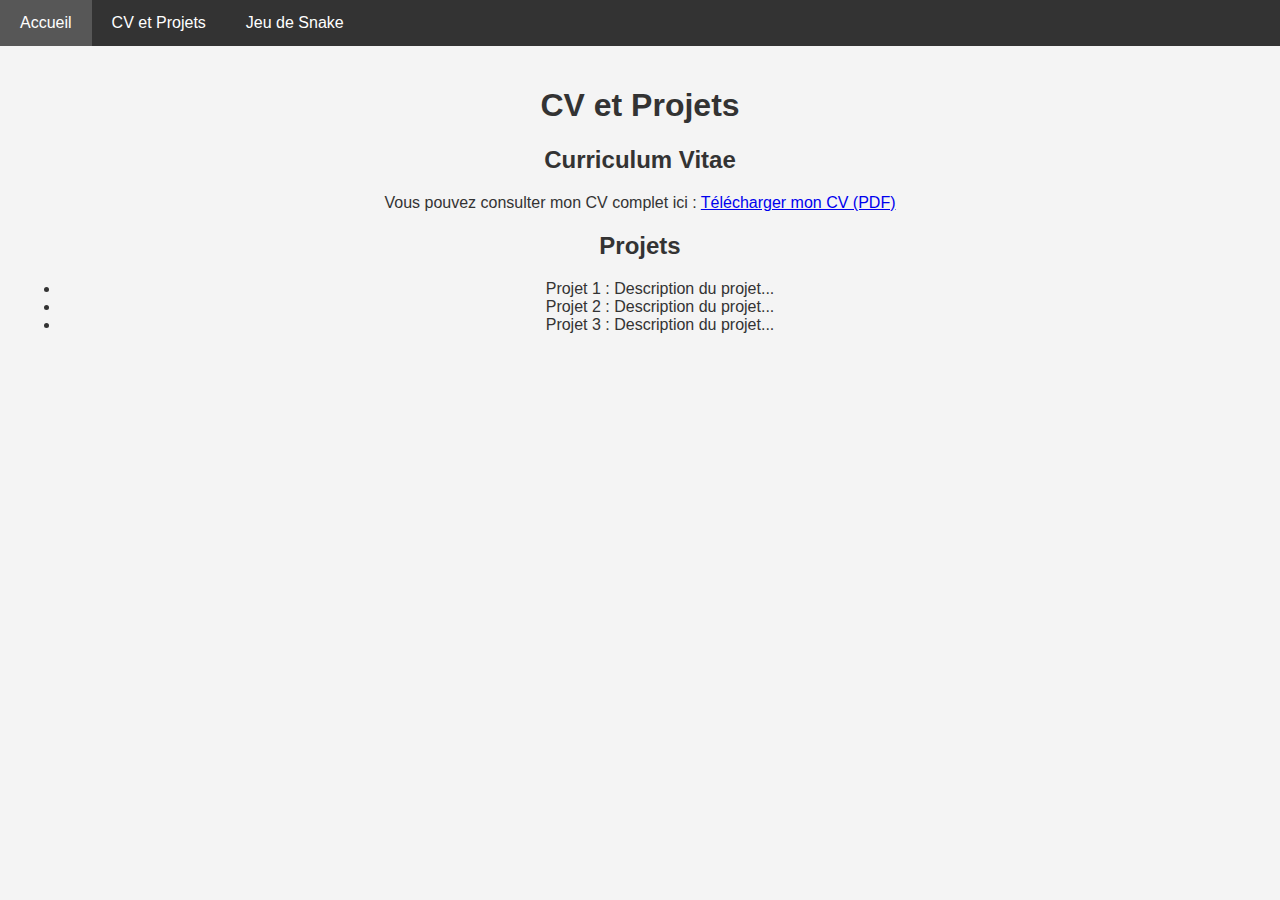
<file: cv-et-projets.html>
<!DOCTYPE html>
<html lang="fr">
<head>
    <meta charset="UTF-8">
    <meta name="viewport" content="width=device-width, initial-scale=1.0">
    <link rel="stylesheet" href="styles.css">
    <title>CV et Projets</title>
</head>
<body>
    <nav class="navbar">
        <ul>
            <li><a href="index.html">Accueil</a></li>
            <li><a href="cv-et-projets.html">CV et Projets</a></li>
            <li><a href="snake.html">Jeu de Snake</a></li>
        </ul>
    </nav>
    <div class="content">
        <h1>CV et Projets</h1>
        
        <h2>Curriculum Vitae</h2>
        <p>Vous pouvez consulter mon CV complet ici : <a href="CV_2024-10-10_Romain_Desmeulemester.pdf" target="_blank">Télécharger mon CV (PDF)</a></p>
        
        <h2>Projets</h2>
        <!-- Ajoutez ici la liste de vos projets -->
        <ul>
            <li>Projet 1 : Description du projet...</li>
            <li>Projet 2 : Description du projet...</li>
            <li>Projet 3 : Description du projet...</li>
        </ul>
    </div>
</body>
</html>
</file>
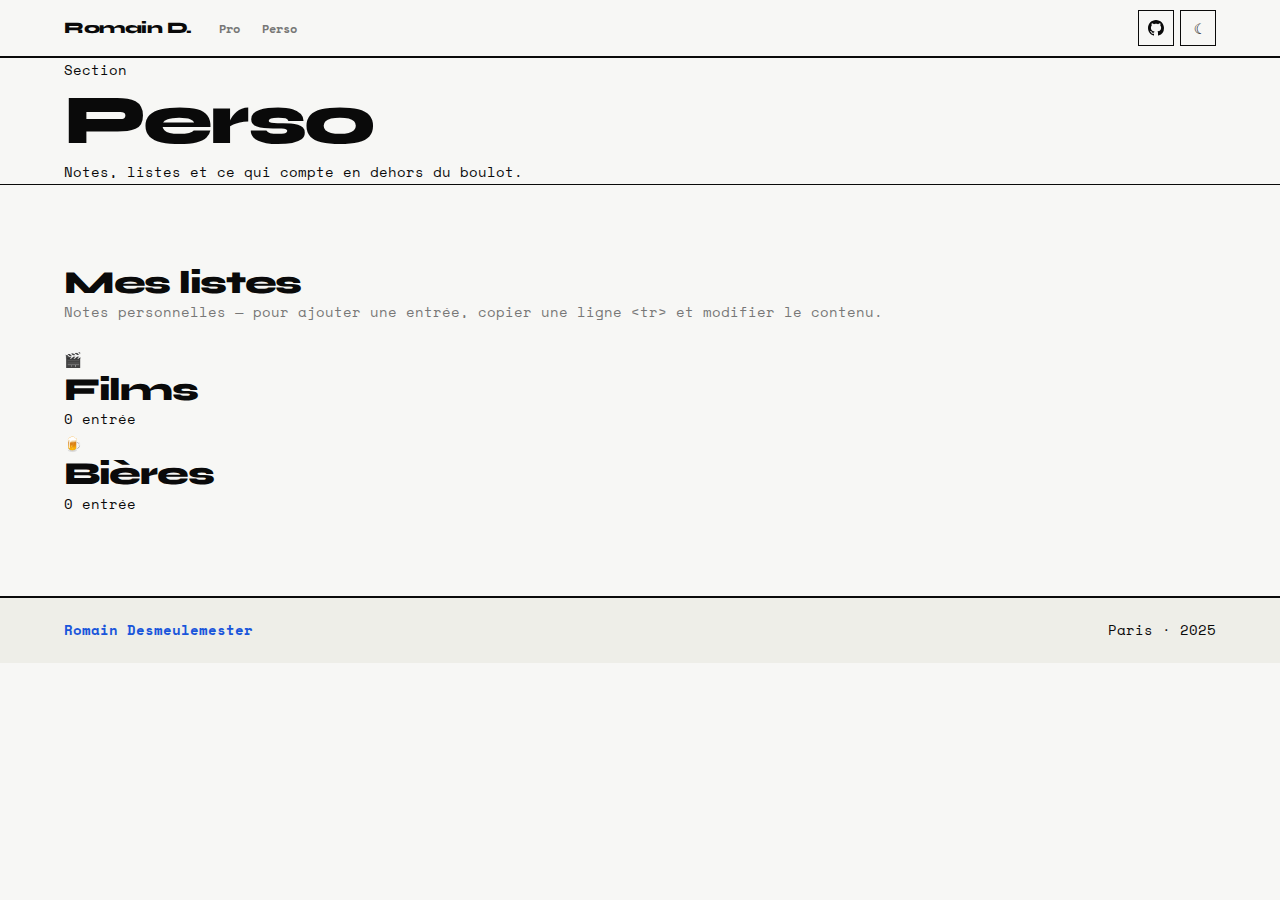
<file: perso.html>
<!DOCTYPE html>
<html lang="fr">
<head>
  <meta charset="UTF-8">
  <meta name="viewport" content="width=device-width, initial-scale=1.0">
  <title>Perso | Romain Desmeulemester</title>
  <meta name="description" content="Notes personnelles et listes de Romain Desmeulemester.">
  <meta property="og:title" content="Perso — Romain Desmeulemester">
  <meta property="og:description" content="Notes, listes et ce qui compte en dehors du boulot.">
  <meta property="og:type" content="website">
  <meta property="og:url" content="https://v0latix.github.io/perso.html">
  <link rel="icon" href="assets/favicon.svg" type="image/svg+xml">
  <link rel="preconnect" href="https://fonts.googleapis.com">
  <link rel="preconnect" href="https://fonts.gstatic.com" crossorigin>
  <link href="https://fonts.googleapis.com/css2?family=Syne:wght@400;500;600;700;800&family=Space+Mono:ital,wght@0,400;0,700;1,400&display=swap" rel="stylesheet">
  <link rel="stylesheet" href="css/styles.css">
  <script>(function(){var t=localStorage.getItem('theme')||(window.matchMedia('(prefers-color-scheme: dark)').matches?'dark':'light');if(t==='dark')document.documentElement.dataset.theme='dark';})()</script>
</head>
<body>
  <a class="skip-link" href="#main">Aller au contenu</a>

  <header class="site-header">
    <nav class="nav container" aria-label="Navigation principale">
      <a class="nav-brand" href="index.html">Romain D.</a>
      <ul class="nav-links">
        <li><a href="pro.html">Pro</a></li>
        <li><a href="perso.html" class="is-active">Perso</a></li>
      </ul>
      <div class="nav-actions">
        <a class="btn-icon" href="https://github.com/V0latix" target="_blank" rel="noreferrer" aria-label="GitHub" title="GitHub">
          <svg width="16" height="16" viewBox="0 0 16 16" fill="currentColor" aria-hidden="true"><path d="M8 0C3.58 0 0 3.58 0 8c0 3.54 2.29 6.53 5.47 7.59.4.07.55-.17.55-.38 0-.19-.01-.82-.01-1.49-2.01.37-2.53-.49-2.69-.94-.09-.23-.48-.94-.82-1.13-.28-.15-.68-.52-.01-.53.63-.01 1.08.58 1.23.82.72 1.21 1.87.87 2.33.66.07-.52.28-.87.51-1.07-1.78-.2-3.64-.89-3.64-3.95 0-.87.31-1.59.82-2.15-.08-.2-.36-1.02.08-2.12 0 0 .67-.21 2.2.82.64-.18 1.32-.27 2-.27.68 0 1.36.09 2 .27 1.53-1.04 2.2-.82 2.2-.82.44 1.1.16 1.92.08 2.12.51.56.82 1.27.82 2.15 0 3.07-1.87 3.75-3.65 3.95.29.25.54.73.54 1.48 0 1.07-.01 1.93-.01 2.2 0 .21.15.46.55.38A8.013 8.013 0 0016 8c0-4.42-3.58-8-8-8z"/></svg>
        </a>
        <button class="btn-icon theme-toggle" onclick="toggleTheme()" aria-label="Changer le thème">&#9790;</button>
      </div>
    </nav>
  </header>

  <main id="main">

    <section class="page-hero">
      <div class="container">
        <span class="eyebrow">Section</span>
        <h1>Perso</h1>
        <p class="lead">Notes, listes et ce qui compte en dehors du boulot.</p>
      </div>
    </section>

    <section class="section">
      <div class="container">
        <h2 class="section-title">Mes listes</h2>
        <p style="color: var(--muted); font-size: 0.85rem; margin-bottom: 24px;">
          Notes personnelles — pour ajouter une entrée, copier une ligne &lt;tr&gt; et modifier le contenu.
        </p>
        <div class="lists-grid">

          <!-- ===== Films ===== -->
          <article class="list-card">
            <div class="list-card-header">
              <span class="list-card-emoji">🎬</span>
              <h2>Films</h2>
              <!-- Mettre à jour le compteur manuellement -->
              <span class="list-count">0 entrée</span>
            </div>
            <table class="list-table">
              <tbody>
                <!--
                  Structure d'une entrée :
                  <tr>
                    <td class="item-name">Nom du film</td>
                    <td class="item-meta">2024</td>
                    <td class="rating">★★★★☆</td>
                  </tr>
                -->
              </tbody>
            </table>
          </article>

          <!-- ===== Bières ===== -->
          <article class="list-card">
            <div class="list-card-header">
              <span class="list-card-emoji">🍺</span>
              <h2>Bières</h2>
              <span class="list-count">0 entrée</span>
            </div>
            <table class="list-table">
              <tbody>
                <!--
                  Structure d'une entrée :
                  <tr>
                    <td class="item-name">Nom de la bière</td>
                    <td class="item-meta">Brasserie / Type</td>
                    <td class="rating">★★★★☆</td>
                  </tr>
                -->
              </tbody>
            </table>
          </article>

          <!-- Ajouter d'autres list-card ici en dupliquant le bloc ci-dessus -->

        </div>
      </div>
    </section>

  </main>

  <footer class="footer">
    <div class="container footer-inner">
      <a class="footer-brand" href="index.html">Romain Desmeulemester</a>
      <span class="footer-muted">Paris · 2025</span>
    </div>
  </footer>

  <script src="js/theme.js"></script>
</body>
</html>
</file>
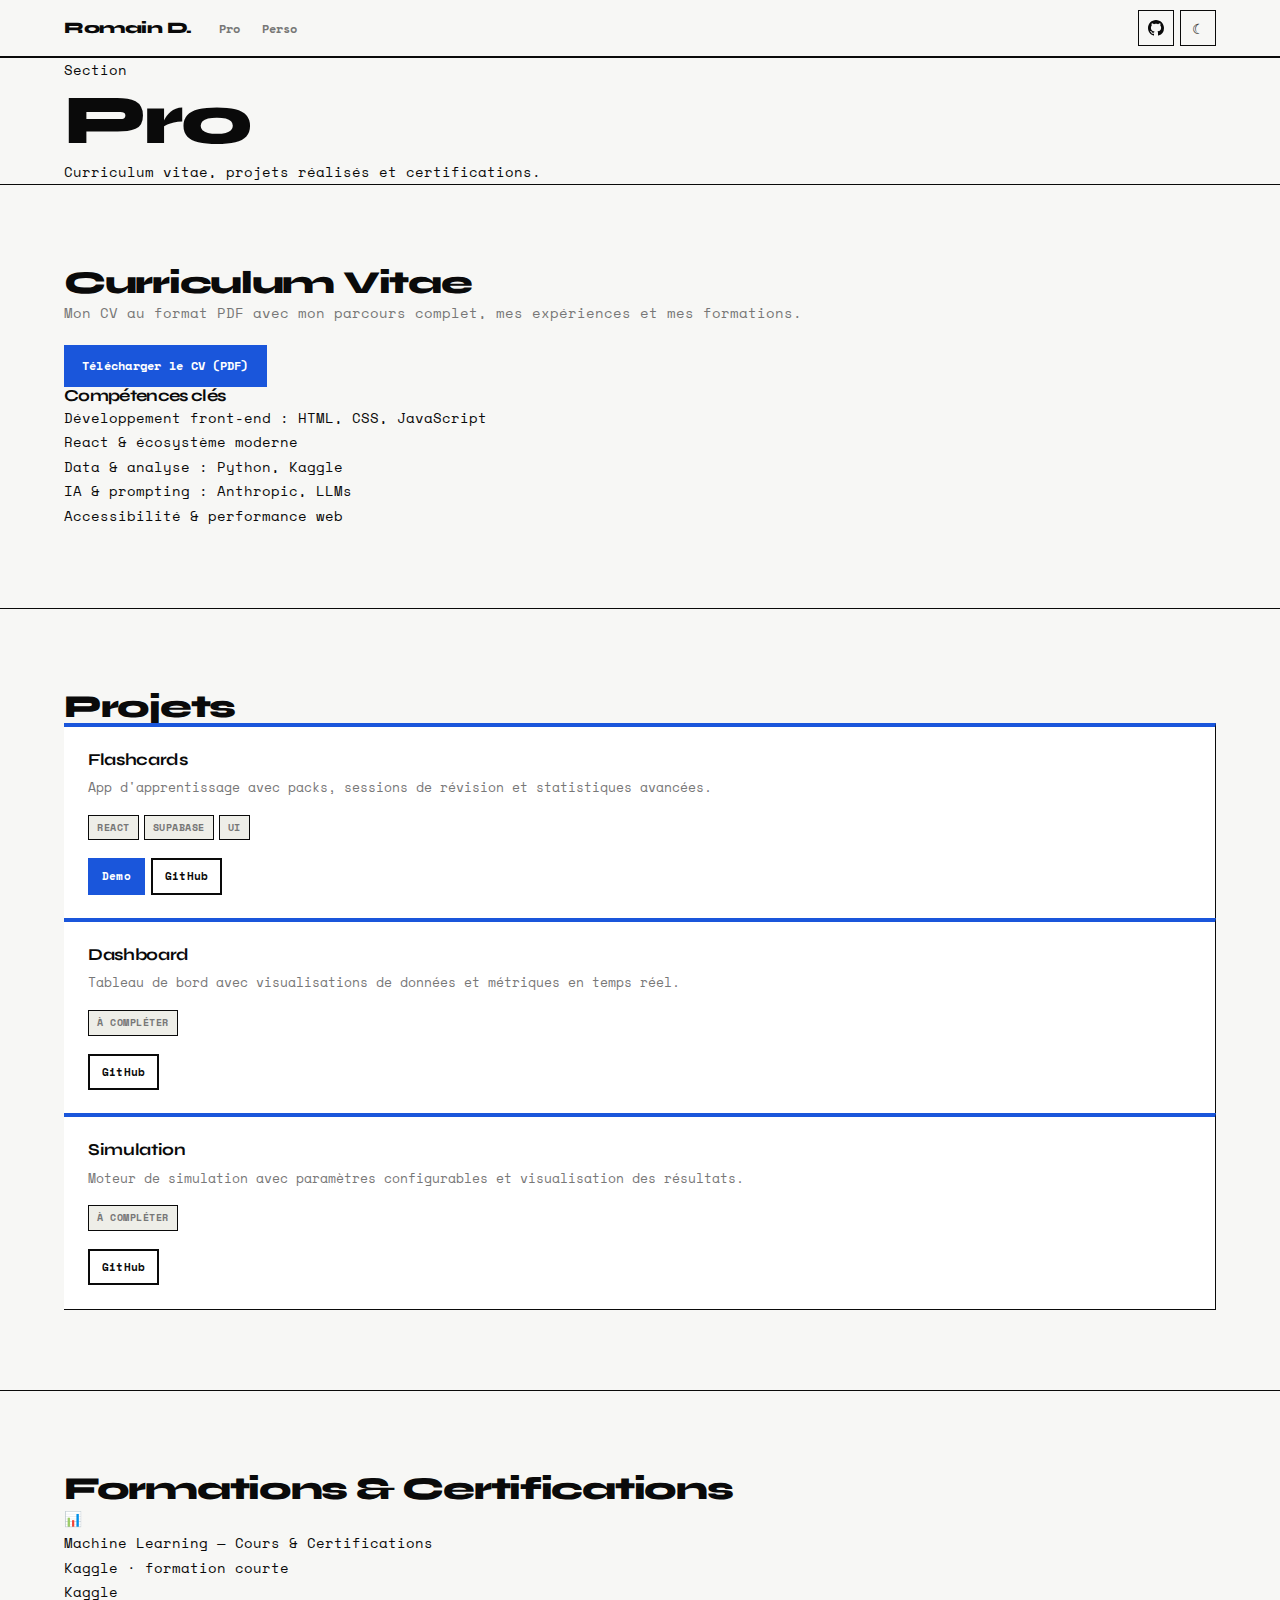
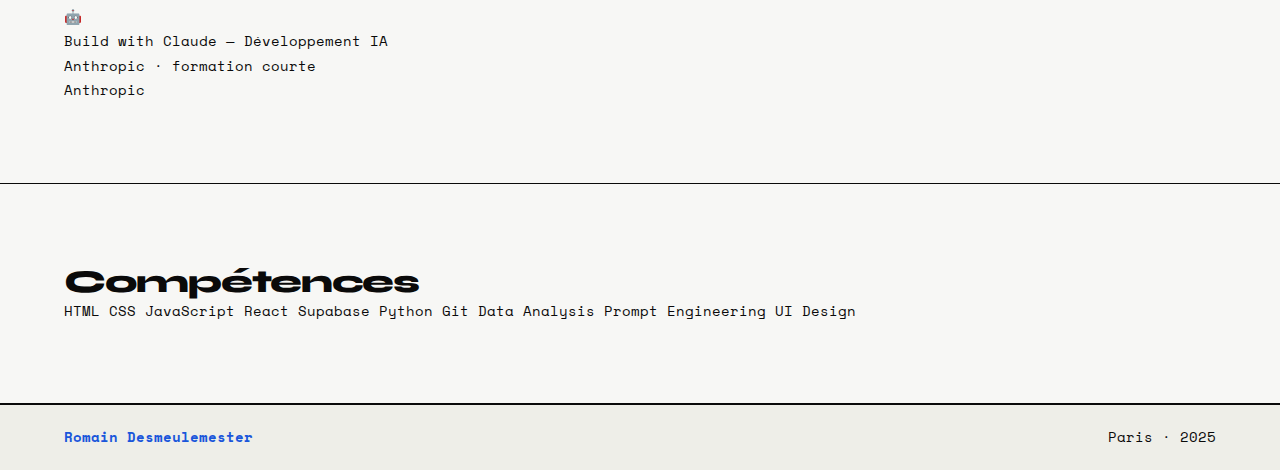
<file: pro.html>
<!DOCTYPE html>
<html lang="fr">
<head>
  <meta charset="UTF-8">
  <meta name="viewport" content="width=device-width, initial-scale=1.0">
  <title>Pro | Romain Desmeulemester</title>
  <meta name="description" content="CV, projets et compétences de Romain Desmeulemester — développeur web & data.">
  <meta property="og:title" content="Pro — Romain Desmeulemester">
  <meta property="og:description" content="Curriculum vitae, projets réalisés et certifications.">
  <meta property="og:type" content="website">
  <meta property="og:url" content="https://v0latix.github.io/pro.html">
  <link rel="icon" href="assets/favicon.svg" type="image/svg+xml">
  <link rel="preconnect" href="https://fonts.googleapis.com">
  <link rel="preconnect" href="https://fonts.gstatic.com" crossorigin>
  <link href="https://fonts.googleapis.com/css2?family=Syne:wght@400;500;600;700;800&family=Space+Mono:ital,wght@0,400;0,700;1,400&display=swap" rel="stylesheet">
  <link rel="stylesheet" href="css/styles.css">
  <script>(function(){var t=localStorage.getItem('theme')||(window.matchMedia('(prefers-color-scheme: dark)').matches?'dark':'light');if(t==='dark')document.documentElement.dataset.theme='dark';})()</script>
</head>
<body>
  <a class="skip-link" href="#main">Aller au contenu</a>

  <header class="site-header">
    <nav class="nav container" aria-label="Navigation principale">
      <a class="nav-brand" href="index.html">Romain D.</a>
      <ul class="nav-links">
        <li><a href="pro.html" class="is-active">Pro</a></li>
        <li><a href="perso.html">Perso</a></li>
      </ul>
      <div class="nav-actions">
        <a class="btn-icon" href="https://github.com/V0latix" target="_blank" rel="noreferrer" aria-label="GitHub" title="GitHub">
          <svg width="16" height="16" viewBox="0 0 16 16" fill="currentColor" aria-hidden="true"><path d="M8 0C3.58 0 0 3.58 0 8c0 3.54 2.29 6.53 5.47 7.59.4.07.55-.17.55-.38 0-.19-.01-.82-.01-1.49-2.01.37-2.53-.49-2.69-.94-.09-.23-.48-.94-.82-1.13-.28-.15-.68-.52-.01-.53.63-.01 1.08.58 1.23.82.72 1.21 1.87.87 2.33.66.07-.52.28-.87.51-1.07-1.78-.2-3.64-.89-3.64-3.95 0-.87.31-1.59.82-2.15-.08-.2-.36-1.02.08-2.12 0 0 .67-.21 2.2.82.64-.18 1.32-.27 2-.27.68 0 1.36.09 2 .27 1.53-1.04 2.2-.82 2.2-.82.44 1.1.16 1.92.08 2.12.51.56.82 1.27.82 2.15 0 3.07-1.87 3.75-3.65 3.95.29.25.54.73.54 1.48 0 1.07-.01 1.93-.01 2.2 0 .21.15.46.55.38A8.013 8.013 0 0016 8c0-4.42-3.58-8-8-8z"/></svg>
        </a>
        <button class="btn-icon theme-toggle" onclick="toggleTheme()" aria-label="Changer le thème">&#9790;</button>
      </div>
    </nav>
  </header>

  <main id="main">

    <section class="page-hero">
      <div class="container">
        <span class="eyebrow">Section</span>
        <h1>Pro</h1>
        <p class="lead">Curriculum vitae, projets réalisés et certifications.</p>
      </div>
    </section>

    <!-- CV -->
    <section class="section">
      <div class="container">
        <h2 class="section-title">Curriculum Vitae</h2>
        <div class="cv-split">
          <div>
            <p style="color: var(--muted); margin-bottom: 20px;">
              Mon CV au format PDF avec mon parcours complet, mes expériences et mes formations.
            </p>
            <a class="btn btn-primary" href="assets/CV_2024-10-10_Romain_Desmeulemester.pdf" target="_blank" rel="noreferrer">
              Télécharger le CV (PDF)
            </a>
          </div>
          <div class="card highlight-card">
            <h3>Compétences clés</h3>
            <ul class="checklist">
              <li>Développement front-end : HTML, CSS, JavaScript</li>
              <li>React & écosystème moderne</li>
              <li>Data & analyse : Python, Kaggle</li>
              <li>IA & prompting : Anthropic, LLMs</li>
              <li>Accessibilité & performance web</li>
            </ul>
          </div>
        </div>
      </div>
    </section>

    <!-- Projets -->
    <section class="section">
      <div class="container">
        <h2 class="section-title">Projets</h2>
        <div class="cards-grid">

          <div class="card project-card">
            <h3>Flashcards</h3>
            <p>App d'apprentissage avec packs, sessions de révision et statistiques avancées.</p>
            <div class="project-tags">
              <span class="tag">React</span>
              <span class="tag">Supabase</span>
              <span class="tag">UI</span>
            </div>
            <div class="project-links">
              <a class="btn btn-primary" href="https://v0latix.github.io/Flashcards/" target="_blank" rel="noreferrer">Demo</a>
              <a class="btn btn-secondary" href="https://github.com/V0latix/Flashcards" target="_blank" rel="noreferrer">GitHub</a>
            </div>
          </div>

          <div class="card project-card">
            <!-- TODO: remplacer par le vrai nom et lien du projet Dashboard -->
            <h3>Dashboard</h3>
            <p>Tableau de bord avec visualisations de données et métriques en temps réel.</p>
            <div class="project-tags">
              <span class="tag">À compléter</span>
            </div>
            <div class="project-links">
              <!-- TODO: mettre le bon lien demo -->
              <a class="btn btn-secondary" href="https://github.com/V0latix" target="_blank" rel="noreferrer">GitHub</a>
            </div>
          </div>

          <div class="card project-card">
            <!-- TODO: remplacer par le vrai nom et lien du projet Simulation -->
            <h3>Simulation</h3>
            <p>Moteur de simulation avec paramètres configurables et visualisation des résultats.</p>
            <div class="project-tags">
              <span class="tag">À compléter</span>
            </div>
            <div class="project-links">
              <!-- TODO: mettre le bon lien demo -->
              <a class="btn btn-secondary" href="https://github.com/V0latix" target="_blank" rel="noreferrer">GitHub</a>
            </div>
          </div>

        </div>
      </div>
    </section>

    <!-- Certifications -->
    <section class="section">
      <div class="container">
        <h2 class="section-title">Formations & Certifications</h2>
        <div class="certif-list">

          <div class="certif-item">
            <span class="certif-icon">📊</span>
            <div>
              <!-- TODO: mettre le nom exact de la certification Kaggle -->
              <p class="certif-name">Machine Learning — Cours & Certifications</p>
              <p class="certif-meta">Kaggle · formation courte</p>
            </div>
            <span class="certif-badge">Kaggle</span>
          </div>

          <div class="certif-item">
            <span class="certif-icon">🤖</span>
            <div>
              <!-- TODO: mettre le nom exact de la certification Anthropic -->
              <p class="certif-name">Build with Claude — Développement IA</p>
              <p class="certif-meta">Anthropic · formation courte</p>
            </div>
            <span class="certif-badge">Anthropic</span>
          </div>

        </div>
      </div>
    </section>

    <!-- Compétences -->
    <section class="section">
      <div class="container">
        <h2 class="section-title">Compétences</h2>
        <div class="skill-tags">
          <span class="skill-tag">HTML</span>
          <span class="skill-tag">CSS</span>
          <span class="skill-tag">JavaScript</span>
          <span class="skill-tag">React</span>
          <span class="skill-tag">Supabase</span>
          <span class="skill-tag">Python</span>
          <span class="skill-tag">Git</span>
          <span class="skill-tag">Data Analysis</span>
          <span class="skill-tag">Prompt Engineering</span>
          <span class="skill-tag">UI Design</span>
        </div>
      </div>
    </section>

  </main>

  <footer class="footer">
    <div class="container footer-inner">
      <a class="footer-brand" href="index.html">Romain Desmeulemester</a>
      <span class="footer-muted">Paris · 2025</span>
    </div>
  </footer>

  <script src="js/theme.js"></script>
</body>
</html>
</file>
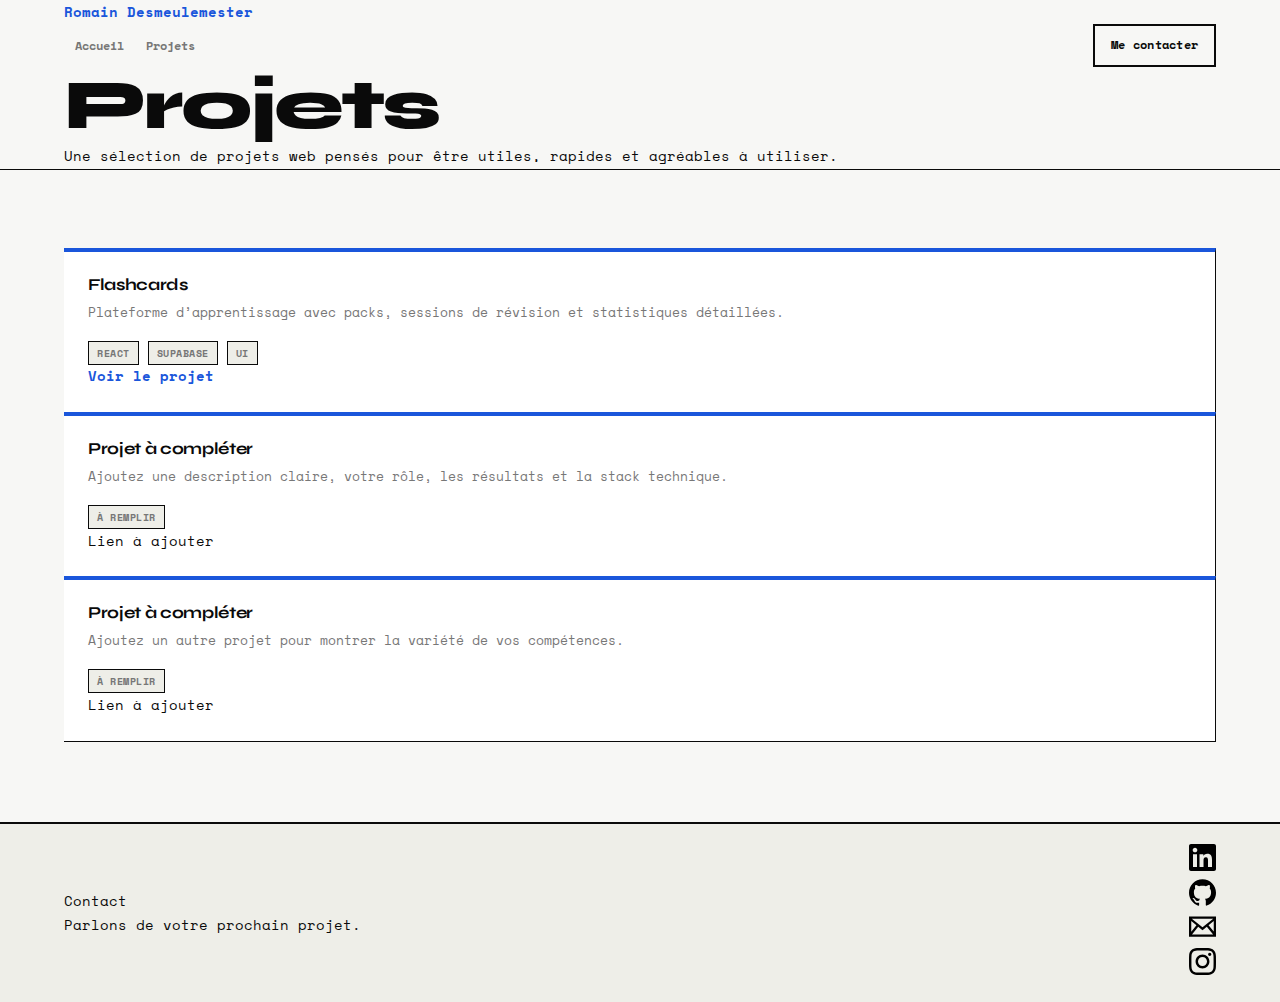
<file: projets.html>
<!DOCTYPE html>
<html lang="fr">
<head>
  <meta charset="UTF-8">
  <meta name="viewport" content="width=device-width, initial-scale=1.0">
  <meta name="description" content="Projets de Romain Desmeulemester, développeur web.">
  <link rel="preconnect" href="https://fonts.googleapis.com">
  <link rel="preconnect" href="https://fonts.gstatic.com" crossorigin>
  <link href="https://fonts.googleapis.com/css2?family=Roboto:wght@400;500;700&display=swap" rel="stylesheet">
  <link rel="stylesheet" href="css/styles.css">
  <title>Projets | Romain Desmeulemester</title>
</head>
<body>
  <nav class="navbar">
    <div class="container nav-inner">
      <a class="brand" href="index.html">Romain Desmeulemester</a>
      <div class="nav-actions">
        <ul class="nav-links">
          <li><a href="index.html">Accueil</a></li>
          <li><a href="projets.html" class="is-active">Projets</a></li>
        </ul>
        <a class="btn ghost" href="mailto:romain.desmeulemester@gmail.com">Me contacter</a>
      </div>
    </div>
  </nav>

  <header class="page-header">
    <div class="container">
      <h1>Projets</h1>
      <p>Une sélection de projets web pensés pour être utiles, rapides et agréables à utiliser.</p>
    </div>
  </header>

  <main>
    <section class="section">
      <div class="container">
        <div class="cards">
          <article class="card project-card">
            <h3>Flashcards</h3>
            <p>Plateforme d’apprentissage avec packs, sessions de révision et statistiques détaillées.</p>
            <div class="tag-row">
              <span class="tag">React</span>
              <span class="tag">Supabase</span>
              <span class="tag">UI</span>
            </div>
            <a class="text-link" href="https://v0latix.github.io/Flashcards/" target="_blank">Voir le projet</a>
          </article>
          <article class="card project-card">
            <h3>Projet à compléter</h3>
            <p>Ajoutez une description claire, votre rôle, les résultats et la stack technique.</p>
            <div class="tag-row">
              <span class="tag">À remplir</span>
            </div>
            <span class="text-muted">Lien à ajouter</span>
          </article>
          <article class="card project-card">
            <h3>Projet à compléter</h3>
            <p>Ajoutez un autre projet pour montrer la variété de vos compétences.</p>
            <div class="tag-row">
              <span class="tag">À remplir</span>
            </div>
            <span class="text-muted">Lien à ajouter</span>
          </article>
        </div>
      </div>
    </section>
  </main>

  <footer class="footer">
    <div class="container footer-inner">
      <div>
        <p class="footer-title">Contact</p>
        <p class="text-muted">Parlons de votre prochain projet.</p>
      </div>
      <div class="social-links">
        <a href="https://www.linkedin.com/in/desmeulemester-romain-0563301b9/" target="_blank" title="LinkedIn">
          <svg class="social-icon" xmlns="http://www.w3.org/2000/svg" viewBox="0 0 24 24">
            <path d="M20.447 20.452h-3.554v-5.569c0-1.328-.027-3.037-1.852-3.037-1.853 0-2.136 1.445-2.136 2.939v5.667H9.351V9h3.414v1.561h.046c.477-.9 1.637-1.85 3.37-1.85 3.601 0 4.267 2.37 4.267 5.455v6.286zM5.337 7.433c-1.144 0-2.063-.926-2.063-2.065 0-1.138.92-2.063 2.063-2.063 1.14 0 2.064.925 2.064 2.063 0 1.139-.925 2.065-2.064 2.065zm1.782 13.019H3.555V9h3.564v11.452zM22.225 0H1.771C.792 0 0 .774 0 1.729v20.542C0 23.227.792 24 1.771 24h20.451C23.2 24 24 23.227 24 22.271V1.729C24 .774 23.2 0 22.222 0h.003z" />
          </svg>
        </a>
        <a href="https://github.com/votre-profil" target="_blank" title="GitHub">
          <svg class="social-icon" xmlns="http://www.w3.org/2000/svg" viewBox="0 0 24 24">
            <path d="M12 .297c-6.63 0-12 5.373-12 12 0 5.303 3.438 9.8 8.205 11.385.6.113.82-.258.82-.577 0-.285-.01-1.04-.015-2.04-3.338.724-4.042-1.61-4.042-1.61C4.422 18.07 3.633 17.7 3.633 17.7c-1.087-.744.084-.729.084-.729 1.205.084 1.838 1.236 1.838 1.236 1.07 1.835 2.809 1.305 3.495.998.108-.776.417-1.305.76-1.605-2.665-.3-5.466-1.332-5.466-5.93 0-1.31.465-2.38 1.235-3.22-.135-.303-.54-1.523.105-3.176 0 0 1.005-.322 3.3 1.23.96-.267 1.98-.399 3-.405 1.02.006 2.04.138 3 .405 2.28-1.552 3.285-1.23 3.285-1.23.645 1.653.24 2.873.12 3.176.765.84 1.23 1.91 1.23 3.22 0 4.61-2.805 5.625-5.475 5.92.42.36.81 1.096.81 2.22 0 1.606-.015 2.896-.015 3.286 0 .315.21.69.825.57C20.565 22.092 24 17.592 24 12.297c0-6.627-5.373-12-12-12" />
          </svg>
        </a>
        <a href="mailto:romain.desmeulemester@gmail.com" title="Email">
          <svg class="social-icon" xmlns="http://www.w3.org/2000/svg" viewBox="0 0 24 24">
            <path d="M0 3v18h24v-18h-24zm6.623 7.929l-4.623 5.712v-9.458l4.623 3.746zm-4.141-5.929h19.035l-9.517 7.713-9.518-7.713zm5.694 7.188l3.824 3.099 3.83-3.104 5.612 6.817h-18.779l5.513-6.812zm9.208-1.264l4.616-3.741v9.348l-4.616-5.607z" />
          </svg>
        </a>
        <a href="https://www.instagram.com/romaindesmeu/" target="_blank" title="Instagram">
          <svg class="social-icon" xmlns="http://www.w3.org/2000/svg" viewBox="0 0 24 24">
            <path d="M12 2.163c3.204 0 3.584.012 4.85.07 3.252.148 4.771 1.691 4.919 4.919.058 1.265.069 1.645.069 4.849 0 3.205-.012 3.584-.069 4.849-.149 3.225-1.664 4.771-4.919 4.919-1.266.058-1.644.07-4.85.07-3.204 0-3.584-.012-4.849-.07-3.26-.149-4.771-1.699-4.919-4.92-.058-1.265-.07-1.644-.07-4.849 0-3.204.013-3.583.07-4.849.149-3.227 1.664-4.771 4.919-4.919 1.266-.057 1.645-.069 4.849-.069zm0-2.163c-3.259 0-3.667.014-4.947.072-4.358.2-6.78 2.618-6.98 6.98-.059 1.281-.073 1.689-.073 4.948 0 3.259.014 3.668.072 4.948.2 4.358 2.618 6.78 6.98 6.98 1.281.058 1.689.072 4.948.072 3.259 0 3.668-.014 4.948-.072 4.354-.2 6.782-2.618 6.979-6.98.059-1.28.073-1.689.073-4.948 0-3.259-.014-3.667-.072-4.947-.196-4.354-2.617-6.78-6.979-6.98-1.281-.059-1.69-.073-4.949-.073zm0 5.838c-3.403 0-6.162 2.759-6.162 6.162s2.759 6.163 6.162 6.163 6.162-2.759 6.162-6.163c0-3.403-2.759-6.162-6.162-6.162zm0 10.162c-2.209 0-4-1.79-4-4 0-2.209 1.791-4 4-4s4 1.791 4 4c0 2.21-1.791 4-4 4zm6.406-11.845c-.796 0-1.441.645-1.441 1.44s.645 1.44 1.441 1.44c.795 0 1.439-.645 1.439-1.44s-.644-1.44-1.439-1.44z" />
          </svg>
        </a>
      </div>
    </div>
  </footer>
</body>
</html>
</file>
<file: styles.css>
/* styles.css */
body {
    font-family: Arial, sans-serif;
    margin: 0;
    padding: 0;
    background-color: #f4f4f4;
    color: #333;
}

.navbar {
    background-color: #333;
    overflow: hidden;
}

.navbar ul {
    list-style-type: none;
    margin: 0;
    padding: 0;
}

.navbar li {
    float: left;
}

.navbar li a {
    display: block;
    color: white;
    text-align: center;
    padding: 14px 20px;
    text-decoration: none;
}

.navbar li a:hover {
    background-color: #575757;
}

.content {
    padding: 20px;
    text-align: center;
}

.content h1 {
    color: #333;
}

.social-banner {
    text-align: center;
    padding: 20px;
    background-color: #333;
    position: fixed;
    bottom: 0;
    width: 100%;
}

.social-banner a {
    margin: 0 10px;
    display: inline-block;
}

.social-icon {
    width: 24px;
    height: 24px;
    fill: white;
    transition: fill 0.3s;
}

.social-banner a:hover .social-icon {
    fill: #1da1f2;
}

@keyframes snakeMove {
    from { transform: translateX(0); }
    to { transform: translateX(20px); }
}

.snake {
    animation: snakeMove 0.1s linear infinite;
}

canvas {
    border: 1px solid black;
    display: block;
    margin: 0 auto;
}

#replayButton {
    margin-top: 20px;
    padding: 10px 20px;
    font-size: 16px;
    background-color: #4CAF50;
    color: white;
    border: none;
    cursor: pointer;
}

#replayButton:hover {
    background-color: #45a049;
}

#leaderboard {
    margin-top: 20px;
    text-align: left;
    display: inline-block;
}
</file>
<file: css/styles.css>
@import url("https://fonts.googleapis.com/css2?family=Syne:wght@400;700;800&family=Space+Mono:wght@400;700&display=swap");

/* ═══════════════════════════════════════
   TOKENS — MyDashboard "Ink & Grid Light"
   ═══════════════════════════════════════ */

:root {
  --font-display: "Syne", sans-serif;
  --font-body: "Space Mono", monospace;
  --font-mono: "Space Mono", monospace;

  /* Core */
  --bg: #f7f7f5;
  --fg: #0a0a0a;
  --accent: #1a56db;
  --surface: #ffffff;
  --surface-muted: #eeeee8;
  --muted: #777777;

  /* Semantic */
  --color-bg: #f7f7f5;
  --color-surface: #ffffff;
  --color-surface-muted: #eeeee8;
  --color-text: #0a0a0a;
  --color-text-secondary: #777777;
  --color-border: #0a0a0a;
  --color-primary: #1a56db;
  --color-primary-hover: #0a0a0a;
  --color-danger: #cc2222;
  --color-success: #1a7a4a;
  --header-bg: #f7f7f5;

  /* Shape */
  --radius: 0;
  --border-default: 2px solid #0a0a0a;
  --border-thin: 1px solid #0a0a0a;
  --border-thick-accent: 4px solid #1a56db;
  --shadow-card: none;

  /* Motion */
  --fast: 80ms ease;

  /* Layout */
  --container: min(72rem, calc(100% - 2rem));
}

/* ═══════════════════════════════════════
   DARK MODE
   ═══════════════════════════════════════ */

[data-theme="dark"] {
  --bg: #0d0d0b;
  --fg: #f0f0ee;
  --surface: #1a1a18;
  --surface-muted: #222220;
  --muted: #888884;

  --color-bg: #0d0d0b;
  --color-surface: #1a1a18;
  --color-surface-muted: #222220;
  --color-text: #f0f0ee;
  --color-text-secondary: #888884;
  --color-border: #333330;
  --color-primary: #4d7aef;
  --color-primary-hover: #f0f0ee;
  --header-bg: #0d0d0b;

  --border-default: 2px solid #333330;
  --border-thin: 1px solid #333330;
  --border-thick-accent: 4px solid #4d7aef;
}

/* ═══════════════════════════════════════
   RESET
   ═══════════════════════════════════════ */

*,
*::before,
*::after {
  box-sizing: border-box;
  margin: 0;
  padding: 0;
}

html {
  scroll-behavior: smooth;
}

body {
  font-family: var(--font-body);
  font-size: 0.9rem;
  line-height: 1.7;
  background: var(--color-bg);
  color: var(--color-text);
  -webkit-font-smoothing: antialiased;
  transition:
    background var(--fast),
    color var(--fast);
}

img {
  display: block;
  max-width: 100%;
}

a {
  color: var(--color-primary);
  font-weight: 700;
  text-decoration: none;
}
a:hover {
  text-decoration: underline;
}

ul {
  list-style: none;
}

/* ═══════════════════════════════════════
   TYPOGRAPHY
   ═══════════════════════════════════════ */

h1,
h2,
h3,
.section-title {
  font-family: var(--font-display);
  letter-spacing: -0.04em;
  line-height: 1.1;
  color: var(--color-text);
}

h1 {
  font-size: clamp(2.6rem, 5.5vw, 4.8rem);
  font-weight: 800;
}
h2 {
  font-size: clamp(1.5rem, 2.5vw, 2rem);
  font-weight: 800;
}
h3 {
  font-size: 1.05rem;
  font-weight: 700;
}

.kicker {
  font-family: var(--font-mono);
  font-size: 0.65rem;
  font-weight: 700;
  text-transform: uppercase;
  letter-spacing: 0.15em;
  color: var(--color-text-secondary);
}

.kicker-accent {
  color: var(--color-primary);
}

/* ═══════════════════════════════════════
   LAYOUT
   ═══════════════════════════════════════ */

.container {
  width: var(--container);
  margin: 0 auto;
}

.section {
  padding: 80px 0;
  border-top: var(--border-thin);
}

.section-header {
  display: flex;
  flex-direction: column;
  gap: 6px;
  margin-bottom: 48px;
}

.section-header h2 {
  margin-top: 4px;
}

.skip-link {
  position: absolute;
  top: -100%;
  left: 1rem;
  padding: 8px 14px;
  background: var(--color-text);
  color: var(--color-bg);
  font-family: var(--font-mono);
  font-size: 0.8rem;
  font-weight: 700;
  z-index: 200;
}
.skip-link:focus {
  top: 0.75rem;
}

/* ═══════════════════════════════════════
   HEADER / NAV
   ═══════════════════════════════════════ */

.site-header {
  position: sticky;
  top: 0;
  z-index: 50;
  background: var(--header-bg);
  border-bottom: var(--border-default);
  transition: background var(--fast);
}

.nav {
  display: flex;
  align-items: center;
  gap: 8px;
  height: 56px;
}

.nav-brand {
  font-family: var(--font-display);
  font-weight: 800;
  font-size: 1rem;
  letter-spacing: -0.03em;
  color: var(--color-text);
  text-decoration: none;
  white-space: nowrap;
  margin-right: 8px;
}
.nav-brand:hover {
  color: var(--color-primary);
  text-decoration: none;
}

.nav-links {
  display: flex;
  gap: 0;
  flex: 1;
}

.nav-links a {
  font-family: var(--font-mono);
  font-size: 0.72rem;
  font-weight: 700;
  color: var(--color-text-secondary);
  padding: 6px 10px;
  border: var(--border-thin);
  border-color: transparent;
  text-decoration: none;
  transition: all var(--fast);
}

.nav-links a:hover {
  color: var(--color-text);
  border-color: var(--color-border);
  background: var(--color-surface-muted);
}

.nav-actions {
  display: flex;
  align-items: center;
  gap: 6px;
  margin-left: auto;
}

/* ═══════════════════════════════════════
   BUTTONS
   ═══════════════════════════════════════ */

.btn {
  display: inline-flex;
  align-items: center;
  gap: 6px;
  padding: 9px 16px;
  font-family: var(--font-mono);
  font-size: 0.75rem;
  font-weight: 700;
  border: var(--border-default);
  background: transparent;
  color: var(--color-text);
  cursor: pointer;
  text-decoration: none;
  transition:
    background var(--fast),
    color var(--fast),
    border-color var(--fast);
  white-space: nowrap;
  letter-spacing: 0.02em;
}

.btn:hover {
  text-decoration: none;
}

.btn-primary {
  background: var(--color-primary);
  color: #fff;
  border-color: var(--color-primary);
}
.btn-primary:hover {
  background: var(--color-primary-hover);
  border-color: var(--color-primary-hover);
  color: var(--color-bg);
}

.btn-outline {
  background: transparent;
  color: var(--color-text);
  border-color: var(--color-border);
}
.btn-outline:hover {
  background: var(--color-surface-muted);
}

.btn-icon {
  display: inline-flex;
  align-items: center;
  justify-content: center;
  width: 36px;
  height: 36px;
  border: var(--border-thin);
  background: transparent;
  color: var(--color-text);
  cursor: pointer;
  font-family: var(--font-mono);
  font-size: 0.9rem;
  transition: all var(--fast);
  text-decoration: none;
}
.btn-icon:hover {
  border-color: var(--color-primary);
  color: var(--color-primary);
  text-decoration: none;
}

/* ═══════════════════════════════════════
   HERO
   ═══════════════════════════════════════ */

.hero {
  padding: 80px 0 64px;
  border-top: none;
}

.hero-inner {
  display: grid;
  grid-template-columns: 1fr;
  gap: 32px;
}

.hero-kicker {
  margin-bottom: 16px;
}

.hero h1 {
  margin-bottom: 0;
  line-height: 0.95;
}

.hero-sub {
  font-family: var(--font-display);
  font-size: clamp(1rem, 1.8vw, 1.25rem);
  font-weight: 400;
  letter-spacing: -0.02em;
  color: var(--color-text-secondary);
  margin-top: 12px;
}

.hero-divider {
  width: 100%;
  height: 2px;
  background: var(--color-border);
  margin: 32px 0;
}

.hero-bottom {
  display: flex;
  align-items: flex-start;
  justify-content: space-between;
  gap: 32px;
  flex-wrap: wrap;
}

.hero-pitch {
  font-size: 0.9rem;
  color: var(--color-text-secondary);
  max-width: 480px;
  line-height: 1.75;
}

.hero-pitch strong {
  color: var(--color-text);
  font-weight: 700;
}

.hero-ctas {
  display: flex;
  gap: 8px;
  flex-wrap: wrap;
  flex-shrink: 0;
  align-items: flex-start;
}

.hero-stats {
  display: flex;
  gap: 0;
  margin-top: 48px;
  border-top: var(--border-thin);
  border-left: var(--border-thin);
}

.hero-stat {
  flex: 1;
  padding: 16px 20px;
  border-right: var(--border-thin);
  border-bottom: var(--border-thin);
}

.hero-stat-value {
  font-family: var(--font-display);
  font-size: clamp(1.4rem, 2vw, 1.8rem);
  font-weight: 800;
  letter-spacing: -0.03em;
  color: var(--color-text);
  display: block;
}

.hero-stat-label {
  font-family: var(--font-mono);
  font-size: 0.62rem;
  font-weight: 700;
  text-transform: uppercase;
  letter-spacing: 0.15em;
  color: var(--color-text-secondary);
  margin-top: 2px;
  display: block;
}

/* ═══════════════════════════════════════
   EXPERIENCE
   ═══════════════════════════════════════ */

.exp-list {
  display: flex;
  flex-direction: column;
  gap: 0;
}

.exp-item {
  padding: 28px 0 28px 24px;
  border-left: var(--border-thick-accent);
  border-bottom: var(--border-thin);
  transition: padding-left var(--fast);
}

.exp-item:first-child {
  border-top: var(--border-thin);
}

.exp-item:hover {
  padding-left: 32px;
}

.exp-meta {
  display: flex;
  align-items: baseline;
  justify-content: space-between;
  gap: 16px;
  flex-wrap: wrap;
  margin-bottom: 6px;
}

.exp-company {
  font-family: var(--font-display);
  font-weight: 800;
  font-size: 1.05rem;
  letter-spacing: -0.02em;
  color: var(--color-text);
}

.exp-dates {
  font-family: var(--font-mono);
  font-size: 0.68rem;
  font-weight: 700;
  color: var(--color-text-secondary);
  white-space: nowrap;
  letter-spacing: 0.05em;
}

.exp-role {
  font-family: var(--font-mono);
  font-size: 0.75rem;
  font-weight: 700;
  color: var(--color-primary);
  margin-bottom: 12px;
  letter-spacing: 0.03em;
}

.exp-bullets {
  display: flex;
  flex-direction: column;
  gap: 4px;
  padding-left: 0;
}

.exp-bullets li {
  font-size: 0.85rem;
  color: var(--color-text-secondary);
  padding-left: 16px;
  position: relative;
}

.exp-bullets li::before {
  content: "—";
  position: absolute;
  left: 0;
  color: var(--color-primary);
  font-weight: 700;
}

.exp-tags {
  display: flex;
  flex-wrap: wrap;
  gap: 6px;
  margin-top: 14px;
}

/* ═══════════════════════════════════════
   TAGS / CHIPS
   ═══════════════════════════════════════ */

.tag {
  font-family: var(--font-mono);
  font-size: 0.65rem;
  font-weight: 700;
  letter-spacing: 0.05em;
  padding: 3px 8px;
  border: var(--border-thin);
  color: var(--color-text-secondary);
  background: var(--color-surface-muted);
  text-transform: uppercase;
}

/* ═══════════════════════════════════════
   PROJECTS
   ═══════════════════════════════════════ */

.projects-grid {
  display: grid;
  grid-template-columns: repeat(2, 1fr);
  gap: 0;
  border-left: var(--border-thin);
  border-top: var(--border-thin);
}

.project-card {
  display: flex;
  flex-direction: column;
  padding: 24px;
  border-right: var(--border-thin);
  border-bottom: var(--border-thin);
  border-top: var(--border-thick-accent);
  background: var(--color-surface);
  transition: background var(--fast);
  position: relative;
  margin-top: -2px; /* absorb thick top border */
}

.project-card:hover {
  background: var(--color-surface-muted);
}

.project-number {
  font-family: var(--font-mono);
  font-size: 0.6rem;
  font-weight: 700;
  letter-spacing: 0.15em;
  color: var(--color-text-secondary);
  margin-bottom: 12px;
}

.project-card h3 {
  font-size: 1.05rem;
  letter-spacing: -0.02em;
  margin-bottom: 8px;
}

.project-card p {
  font-size: 0.82rem;
  color: var(--color-text-secondary);
  line-height: 1.65;
  flex: 1;
  margin-bottom: 16px;
}

.project-tags {
  display: flex;
  flex-wrap: wrap;
  gap: 5px;
  margin-bottom: 18px;
}

.project-links {
  display: flex;
  gap: 6px;
  flex-wrap: wrap;
  margin-top: auto;
}

.project-links .btn {
  padding: 7px 12px;
  font-size: 0.68rem;
}

/* ═══════════════════════════════════════
   CERTIFICATIONS
   ═══════════════════════════════════════ */

.certif-groups {
  display: grid;
  grid-template-columns: 1fr 1fr;
  gap: 0;
  border-left: var(--border-thin);
  border-top: var(--border-thin);
}

.certif-group {
  border-right: var(--border-thin);
  border-bottom: var(--border-thin);
  padding: 24px 28px;
}

.certif-group-header {
  display: flex;
  align-items: baseline;
  justify-content: space-between;
  margin-bottom: 16px;
  padding-bottom: 12px;
  border-bottom: var(--border-thin);
}

.certif-group-issuer {
  font-family: var(--font-mono);
  font-size: 0.62rem;
  font-weight: 700;
  text-transform: uppercase;
  letter-spacing: 0.15em;
  color: var(--color-primary);
}

.certif-group-count {
  font-family: var(--font-mono);
  font-size: 0.6rem;
  color: var(--color-text-secondary);
}

.certif-list {
  display: flex;
  flex-direction: column;
}

.certif-row {
  display: flex;
  align-items: center;
  justify-content: space-between;
  gap: 12px;
  padding: 11px 0;
  border-bottom: var(--border-thin);
  text-decoration: none;
  transition:
    background var(--fast),
    padding-left var(--fast);
}

.certif-row:last-child {
  border-bottom: none;
}

.certif-row:hover {
  padding-left: 6px;
}

.certif-row-name {
  font-family: var(--font-display);
  font-weight: 700;
  font-size: 0.85rem;
  letter-spacing: -0.01em;
  color: var(--color-text);
  flex: 1;
}

.certif-row-action {
  font-family: var(--font-mono);
  font-size: 0.58rem;
  font-weight: 700;
  color: var(--color-primary);
  letter-spacing: 0.08em;
  text-transform: uppercase;
  flex-shrink: 0;
}

@media (max-width: 600px) {
  .certif-groups {
    grid-template-columns: 1fr;
  }
}

/* ═══════════════════════════════════════
   COMPÉTENCES
   ═══════════════════════════════════════ */

.skills-grid {
  display: grid;
  grid-template-columns: repeat(3, 1fr);
  gap: 0;
  border-left: var(--border-thin);
  border-top: var(--border-thin);
}

.skills-group {
  padding: 24px;
  border-right: var(--border-thin);
  border-bottom: var(--border-thin);
  background: var(--color-surface);
}

.skills-group-label {
  font-family: var(--font-mono);
  font-size: 0.62rem;
  font-weight: 700;
  text-transform: uppercase;
  letter-spacing: 0.15em;
  color: var(--color-primary);
  padding-bottom: 12px;
  border-bottom: var(--border-thin);
  margin-bottom: 16px;
}

.skills-list {
  display: flex;
  flex-direction: column;
  gap: 8px;
}

.skill-item {
  display: flex;
  align-items: center;
  justify-content: space-between;
  gap: 8px;
}

.skill-name {
  font-family: var(--font-mono);
  font-size: 0.8rem;
  font-weight: 700;
  color: var(--color-text);
}

.skill-level {
  display: flex;
  gap: 3px;
}

.skill-dot {
  width: 7px;
  height: 7px;
  border: 1px solid var(--color-border);
  background: transparent;
}

.skill-dot.filled {
  background: var(--color-primary);
  border-color: var(--color-primary);
}

/* ═══════════════════════════════════════
   CONTACT
   ═══════════════════════════════════════ */

.contact-section {
  background: var(--color-text);
  padding: 64px 0;
  border-top: var(--border-default);
  margin-top: 0;
}

[data-theme="dark"] .contact-section {
  background: var(--color-surface-muted);
}

.contact-inner {
  display: flex;
  align-items: center;
  justify-content: space-between;
  gap: 32px;
  flex-wrap: wrap;
}

.contact-copy h2 {
  color: #f7f7f5;
  font-size: clamp(1.4rem, 2.5vw, 2rem);
  margin-bottom: 8px;
}

[data-theme="dark"] .contact-copy h2 {
  color: var(--color-text);
}

.contact-copy p {
  color: rgba(247, 247, 245, 0.6);
  font-size: 0.82rem;
}

[data-theme="dark"] .contact-copy p {
  color: var(--color-text-secondary);
}

.contact-links {
  display: flex;
  gap: 8px;
  flex-wrap: wrap;
}

.contact-links .btn-outline {
  border-color: rgba(247, 247, 245, 0.35);
  color: #f7f7f5;
}
.contact-links .btn-outline:hover {
  border-color: #f7f7f5;
  background: rgba(247, 247, 245, 0.08);
}

[data-theme="dark"] .contact-links .btn-outline {
  border-color: var(--color-border);
  color: var(--color-text);
}
[data-theme="dark"] .contact-links .btn-outline:hover {
  background: var(--color-surface-muted);
}

/* ═══════════════════════════════════════
   FOOTER
   ═══════════════════════════════════════ */

.footer {
  background: var(--color-surface-muted);
  border-top: var(--border-default);
  padding: 20px 0;
}

.footer-inner {
  display: flex;
  align-items: center;
  justify-content: space-between;
  gap: 12px;
  flex-wrap: wrap;
}

.footer-name {
  font-family: var(--font-display);
  font-weight: 800;
  font-size: 0.85rem;
  letter-spacing: -0.02em;
  color: var(--color-text);
}

.footer-meta {
  font-family: var(--font-mono);
  font-size: 0.65rem;
  color: var(--color-text-secondary);
  letter-spacing: 0.05em;
}

/* ═══════════════════════════════════════
   RESPONSIVE
   ═══════════════════════════════════════ */

@media (max-width: 900px) {
  .projects-grid {
    grid-template-columns: 1fr;
  }
  .skills-grid {
    grid-template-columns: repeat(2, 1fr);
  }
  .nav-links {
    display: none;
  }
  .hero h1 {
    line-height: 1;
  }
}

@media (max-width: 640px) {
  .projects-grid {
    grid-template-columns: 1fr;
  }
  .skills-grid {
    grid-template-columns: 1fr;
  }
  .certif-grid {
    grid-template-columns: 1fr;
  }
  .hero-bottom {
    flex-direction: column;
  }
  .hero-ctas {
    width: 100%;
  }
  .hero-ctas .btn {
    flex: 1;
    justify-content: center;
  }
  .hero-stats {
    flex-wrap: wrap;
  }
  .hero-stat {
    flex: 1 0 40%;
  }
  .contact-inner {
    flex-direction: column;
    align-items: flex-start;
  }
  .section {
    padding: 56px 0;
  }
}

@media (prefers-reduced-motion: reduce) {
  html {
    scroll-behavior: auto;
  }
  * {
    transition: none !important;
  }
}
</file>
